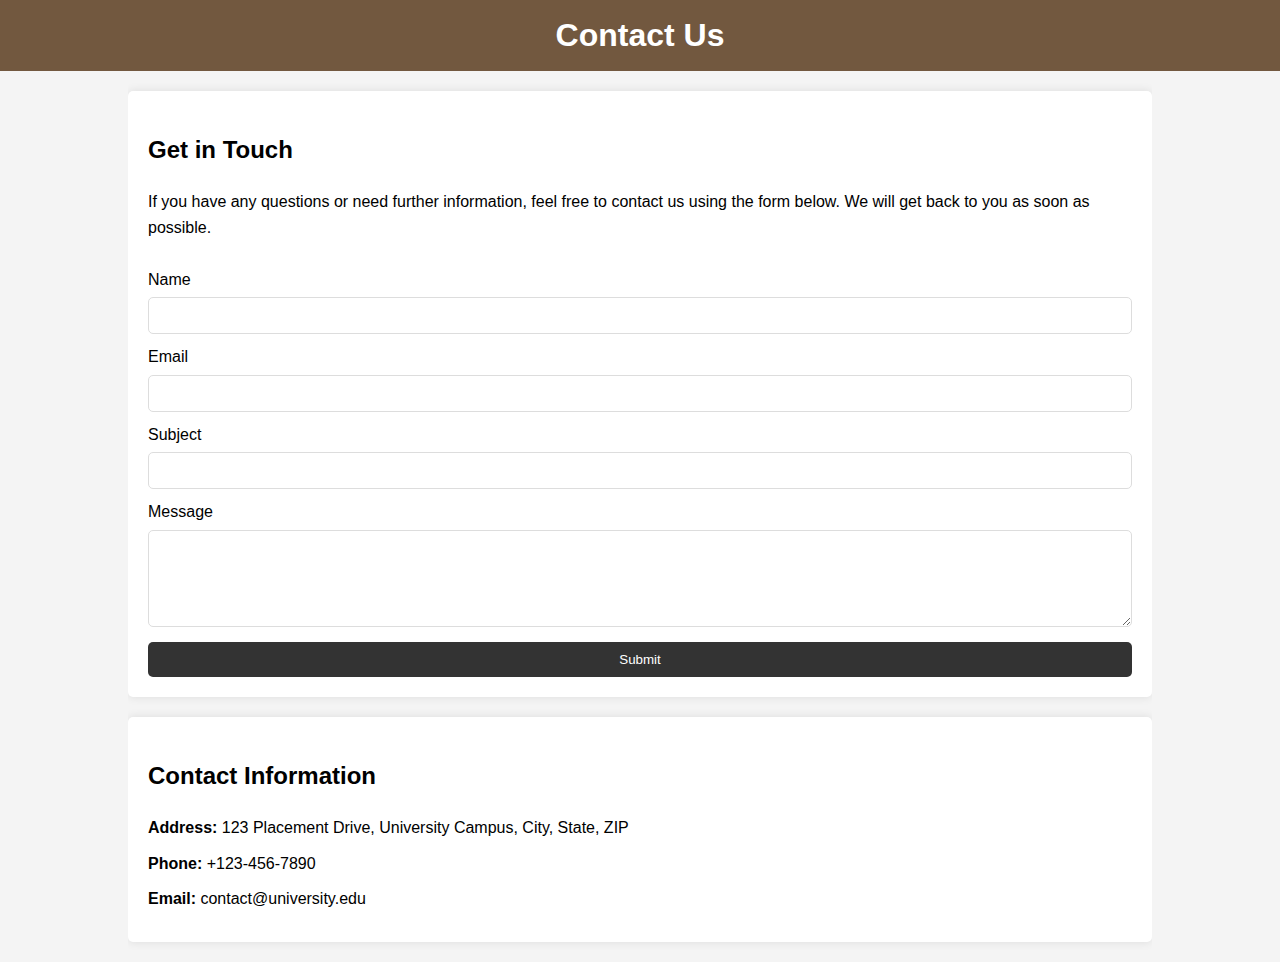
<file: contact.html>
<!DOCTYPE html>
<html lang="en">

<head>
    <meta charset="UTF-8">
    <meta name="viewport" content="width=device-width, initial-scale=1.0">
    <title>Contact Us</title>
    <style>
        body {
            font-family: Arial, sans-serif;
            line-height: 1.6;
            margin: 0;
            padding: 0;
            background-color: #f4f4f4;
        }

        .container {
            width: 80%;
            margin: auto;
            overflow: hidden;
        }

        header {
            background: #72583f;
            color: #fff;
            padding: 10px 0;
            text-align: center;
        }

        h1 {
            margin: 0;
        }

        section {
            background: #fff;
            padding: 20px;
            margin: 20px 0;
            border-radius: 5px;
            box-shadow: 0 0 10px rgba(0, 0, 0, 0.1);
        }

        form {
            display: flex;
            flex-direction: column;
        }

        label {
            margin-top: 10px;
        }

        input,
        textarea {
            padding: 10px;
            margin-top: 5px;
            border: 1px solid #ddd;
            border-radius: 5px;
        }

        button {
            margin-top: 15px;
            padding: 10px;
            border: none;
            background-color: #333;
            color: #fff;
            border-radius: 5px;
            cursor: pointer;
        }

        button:hover {
            background-color: #72583f;
        }

        .contact-info {
            margin-top: 20px;
        }

        .contact-info p {
            margin: 10px 0;
        }
    </style>
</head>

<body>
    <header>
        <h1>Contact Us</h1>
    </header>
    <div class="container">
        <section>
            <h2>Get in Touch</h2>
            <p>If you have any questions or need further information, feel free to contact us using the form below. We
                will get back to you as soon as possible.</p>
            <form action="submit_form.php" method="POST">
                <label for="name">Name</label>
                <input type="text" id="name" name="name" required>

                <label for="email">Email</label>
                <input type="email" id="email" name="email" required>

                <label for="subject">Subject</label>
                <input type="text" id="subject" name="subject" required>

                <label for="message">Message</label>
                <textarea id="message" name="message" rows="5" required></textarea>

                <button type="submit">Submit</button>
            </form>
        </section>
        <section class="contact-info">
            <h2>Contact Information</h2>
            <p><strong>Address:</strong> 123 Placement Drive, University Campus, City, State, ZIP</p>
            <p><strong>Phone:</strong> +123-456-7890</p>
            <p><strong>Email:</strong> contact@university.edu</p>
        </section>
    </div>
</body>

</html>
</file>
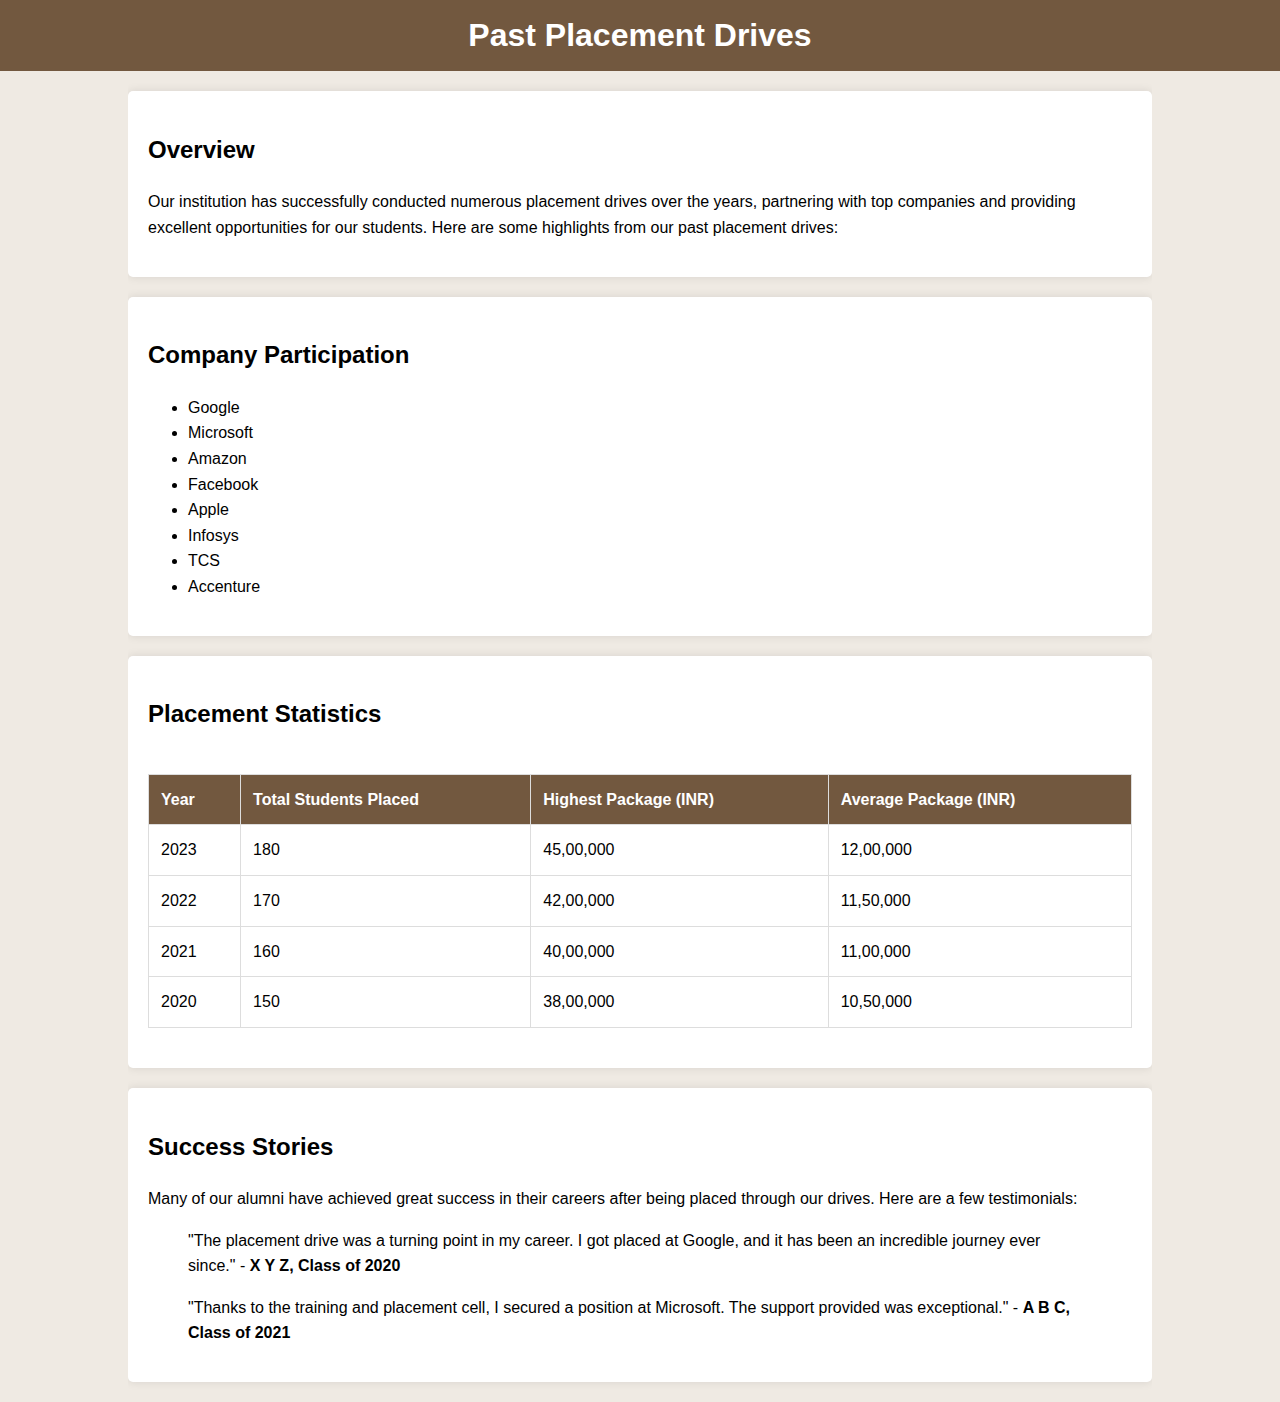
<file: drives.html>
<!DOCTYPE html>
<html lang="en">

<head>
    <meta charset="UTF-8">
    <meta name="viewport" content="width=device-width, initial-scale=1.0">
    <title>Past Placement Drives</title>
    <style>
        body {
            font-family: Arial, sans-serif;
            line-height: 1.6;
            margin: 0;
            padding: 0;
            background-color: #EFEAE3;
        }

        .container {
            width: 80%;
            margin: auto;
            overflow: hidden;
        }

        header {
            background: #72583f;
            color: white;
            padding: 10px 0;
            text-align: center;
        }

        h1 {
            margin: 0;
        }

        section {
            background: #fff;
            padding: 20px;
            margin: 20px 0;
            border-radius: 5px;
            box-shadow: 0 0 10px rgba(0, 0, 0, 0.1);
        }

        .table-responsive {
            overflow-x: auto;
        }

        table {
            width: 100%;
            border-collapse: collapse;
            margin: 20px 0;
        }

        table,
        th,
        td {
            border: 1px solid #ddd;
        }

        th,
        td {
            padding: 12px;
            text-align: left;
        }

        th {
            background: #72583f;
            color: #fff;
        }
    </style>
</head>

<body>
    <header>
        <h1>Past Placement Drives</h1>
    </header>
    <div class="container">
        <section>
            <h2>Overview</h2>
            <p>Our institution has successfully conducted numerous placement drives over the years, partnering with top
                companies and providing excellent opportunities for our students. Here are some highlights from our past
                placement drives:</p>
        </section>
        <section>
            <h2>Company Participation</h2>
            <ul>
                <li>Google</li>
                <li>Microsoft</li>
                <li>Amazon</li>
                <li>Facebook</li>
                <li>Apple</li>
                <li>Infosys</li>
                <li>TCS</li>
                <li>Accenture</li>
            </ul>
        </section>
        <section>
            <h2>Placement Statistics</h2>
            <div class="table-responsive">
                <table>
                    <thead>
                        <tr>
                            <th>Year</th>
                            <th>Total Students Placed</th>
                            <th>Highest Package (INR)</th>
                            <th>Average Package (INR)</th>
                        </tr>
                    </thead>
                    <tbody>
                        <tr>
                            <td>2023</td>
                            <td>180</td>
                            <td>45,00,000</td>
                            <td>12,00,000</td>
                        </tr>
                        <tr>
                            <td>2022</td>
                            <td>170</td>
                            <td>42,00,000</td>
                            <td>11,50,000</td>
                        </tr>
                        <tr>
                            <td>2021</td>
                            <td>160</td>
                            <td>40,00,000</td>
                            <td>11,00,000</td>
                        </tr>
                        <tr>
                            <td>2020</td>
                            <td>150</td>
                            <td>38,00,000</td>
                            <td>10,50,000</td>
                        </tr>
                    </tbody>
                </table>
            </div>
        </section>
        <section>
            <h2>Success Stories</h2>
            <p>Many of our alumni have achieved great success in their careers after being placed through our drives.
                Here are a few testimonials:</p>
            <blockquote>
                <p>"The placement drive was a turning point in my career. I got placed at Google, and it has been an
                    incredible journey ever since." - <strong> X Y Z, Class of 2020</strong></p>
            </blockquote>
            <blockquote>
                <p>"Thanks to the training and placement cell, I secured a position at Microsoft. The support provided
                    was exceptional." - <strong> A B C, Class of 2021</strong></p>
            </blockquote>
        </section>
    </div>
</body>

</html>
</file>
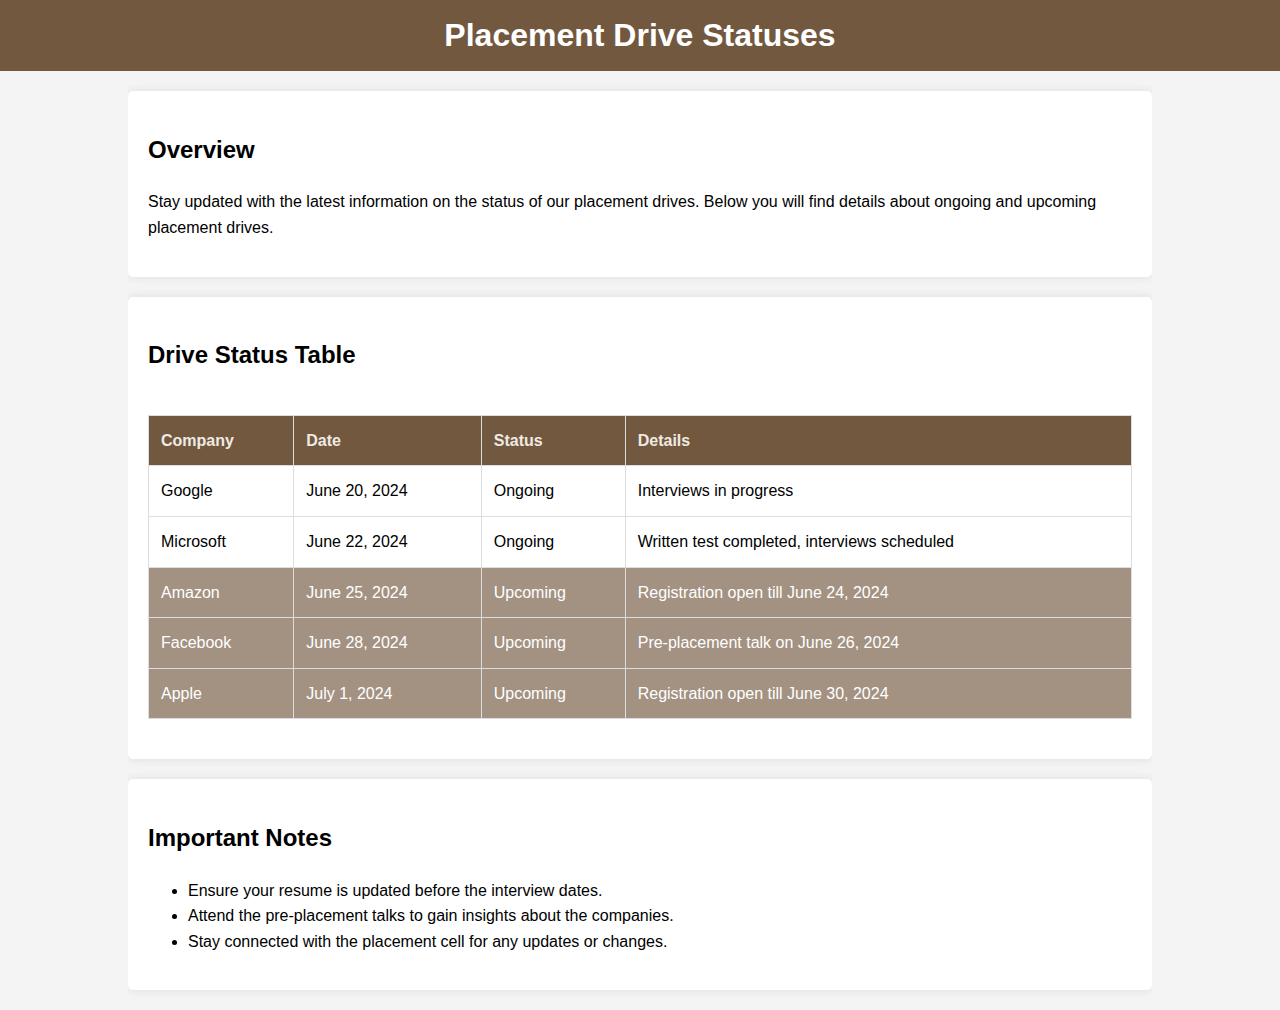
<file: status.html>
<!DOCTYPE html>
<html lang="en">

<head>
    <meta charset="UTF-8">
    <meta name="viewport" content="width=device-width, initial-scale=1.0">
    <title>Placement Drive Statuses</title>
    <style>
        body {
            font-family: Arial, sans-serif;
            line-height: 1.6;
            margin: 0;
            padding: 0;
            background-color: #f4f4f4;
        }

        .container {
            width: 80%;
            margin: auto;
            overflow: hidden;
        }

        header {
            background: #72583f;
            color: #fff;
            padding: 10px 0;
            text-align: center;
        }

        h1 {
            margin: 0;
        }

        section {
            background: #fff;
            padding: 20px;
            margin: 20px 0;
            border-radius: 5px;
            box-shadow: 0 0 10px rgba(0, 0, 0, 0.1);
        }

        .table-responsive {
            overflow-x: auto;
        }

        table {
            width: 100%;
            border-collapse: collapse;
            margin: 20px 0;
        }

        table,
        th,
        td {
            border: 1px solid #ddd;
        }

        th,
        td {
            padding: 12px;
            text-align: left;
        }

        th {
            background: #72583f;
            color: #EFEAE3;
        }

        .status-ongoing {
            background-color: #ffffff;
        }

        .status-upcoming {
            background-color: #72583fa6;
            ;
            color: #fff;
        }
    </style>
</head>

<body>
    <header>
        <h1>Placement Drive Statuses</h1>
    </header>
    <div class="container">
        <section>
            <h2>Overview</h2>
            <p>Stay updated with the latest information on the status of our placement drives. Below you will find
                details about ongoing and upcoming placement drives.</p>
        </section>
        <section>
            <h2>Drive Status Table</h2>
            <div class="table-responsive">
                <table>
                    <thead>
                        <tr>
                            <th>Company</th>
                            <th>Date</th>
                            <th>Status</th>
                            <th>Details</th>
                        </tr>
                    </thead>
                    <tbody>
                        <tr class="status-ongoing">
                            <td>Google</td>
                            <td>June 20, 2024</td>
                            <td>Ongoing</td>
                            <td>Interviews in progress</td>
                        </tr>
                        <tr class="status-ongoing">
                            <td>Microsoft</td>
                            <td>June 22, 2024</td>
                            <td>Ongoing</td>
                            <td>Written test completed, interviews scheduled</td>
                        </tr>
                        <tr class="status-upcoming">
                            <td>Amazon</td>
                            <td>June 25, 2024</td>
                            <td>Upcoming</td>
                            <td>Registration open till June 24, 2024</td>
                        </tr>
                        <tr class="status-upcoming">
                            <td>Facebook</td>
                            <td>June 28, 2024</td>
                            <td>Upcoming</td>
                            <td>Pre-placement talk on June 26, 2024</td>
                        </tr>
                        <tr class="status-upcoming">
                            <td>Apple</td>
                            <td>July 1, 2024</td>
                            <td>Upcoming</td>
                            <td>Registration open till June 30, 2024</td>
                        </tr>
                    </tbody>
                </table>
            </div>
        </section>
        <section>
            <h2>Important Notes</h2>
            <ul>
                <li>Ensure your resume is updated before the interview dates.</li>
                <li>Attend the pre-placement talks to gain insights about the companies.</li>
                <li>Stay connected with the placement cell for any updates or changes.</li>
            </ul>
        </section>
    </div>
</body>

</html>
</file>
